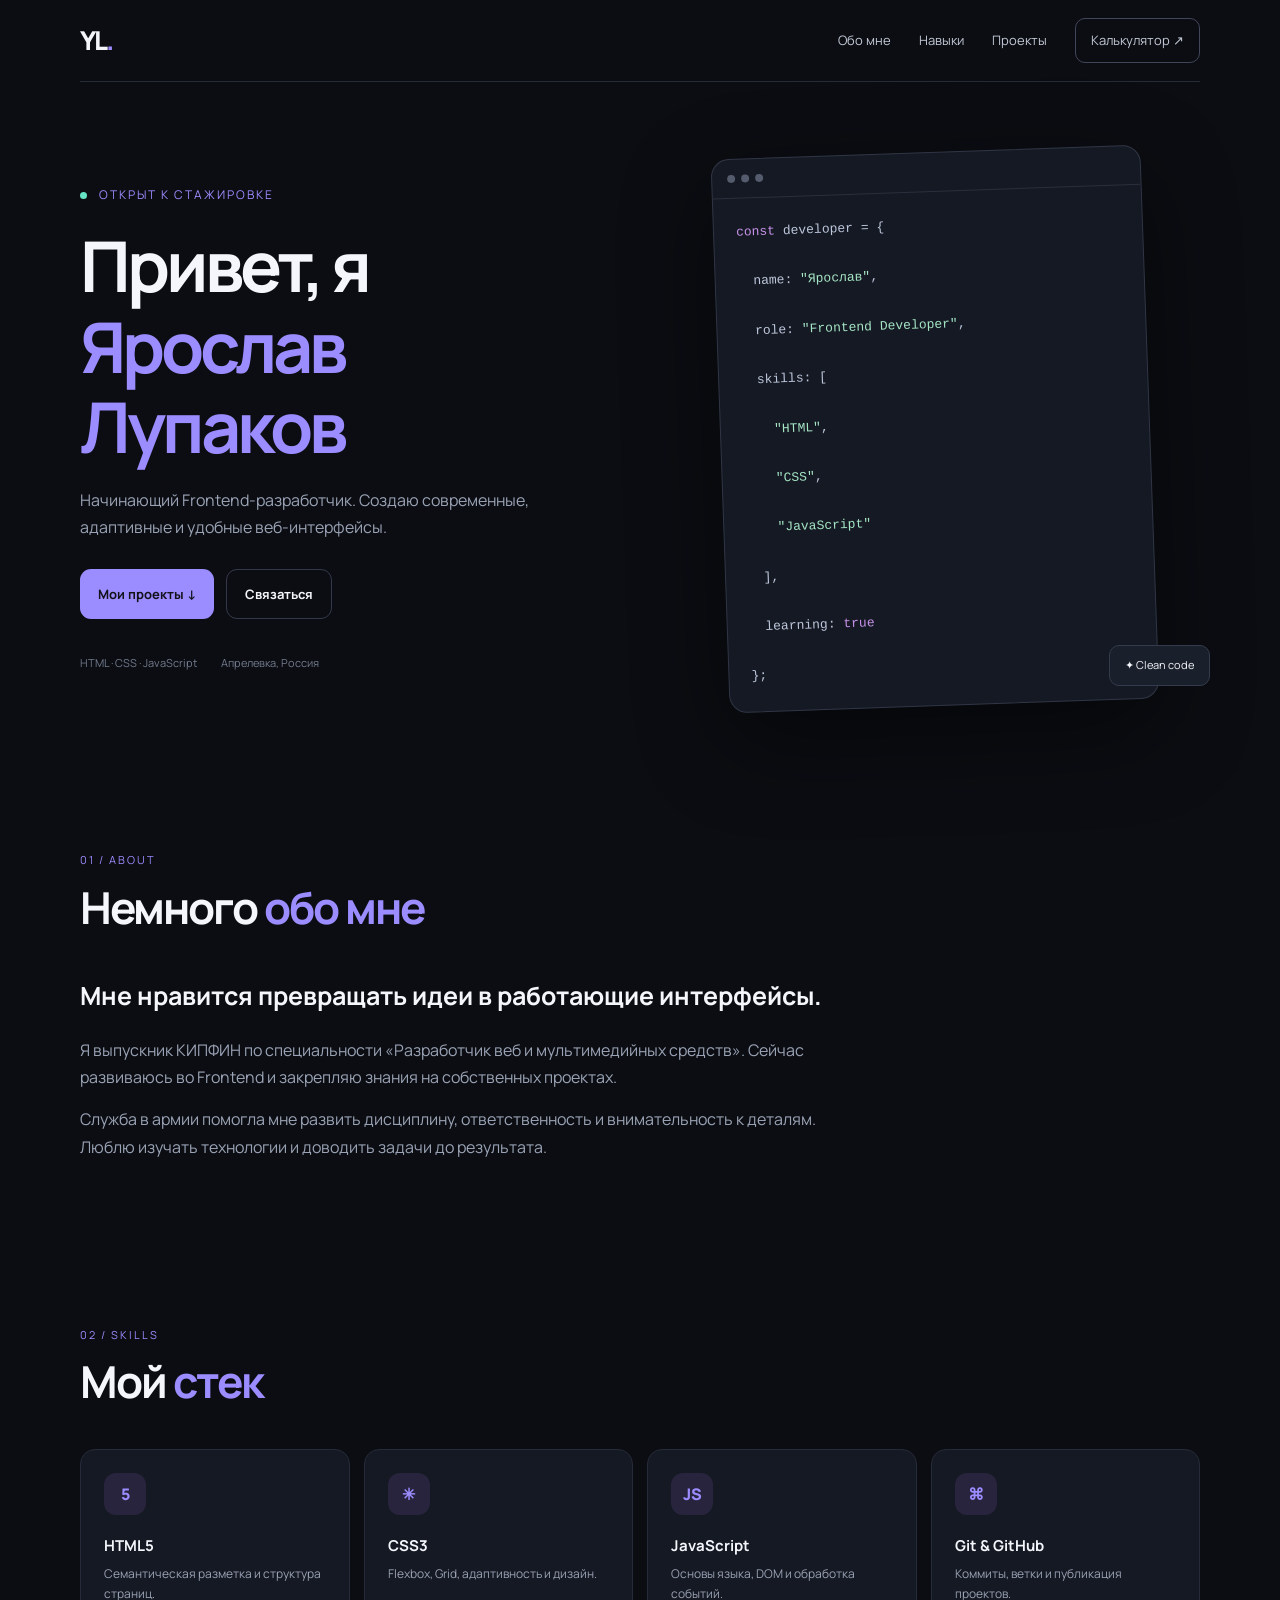
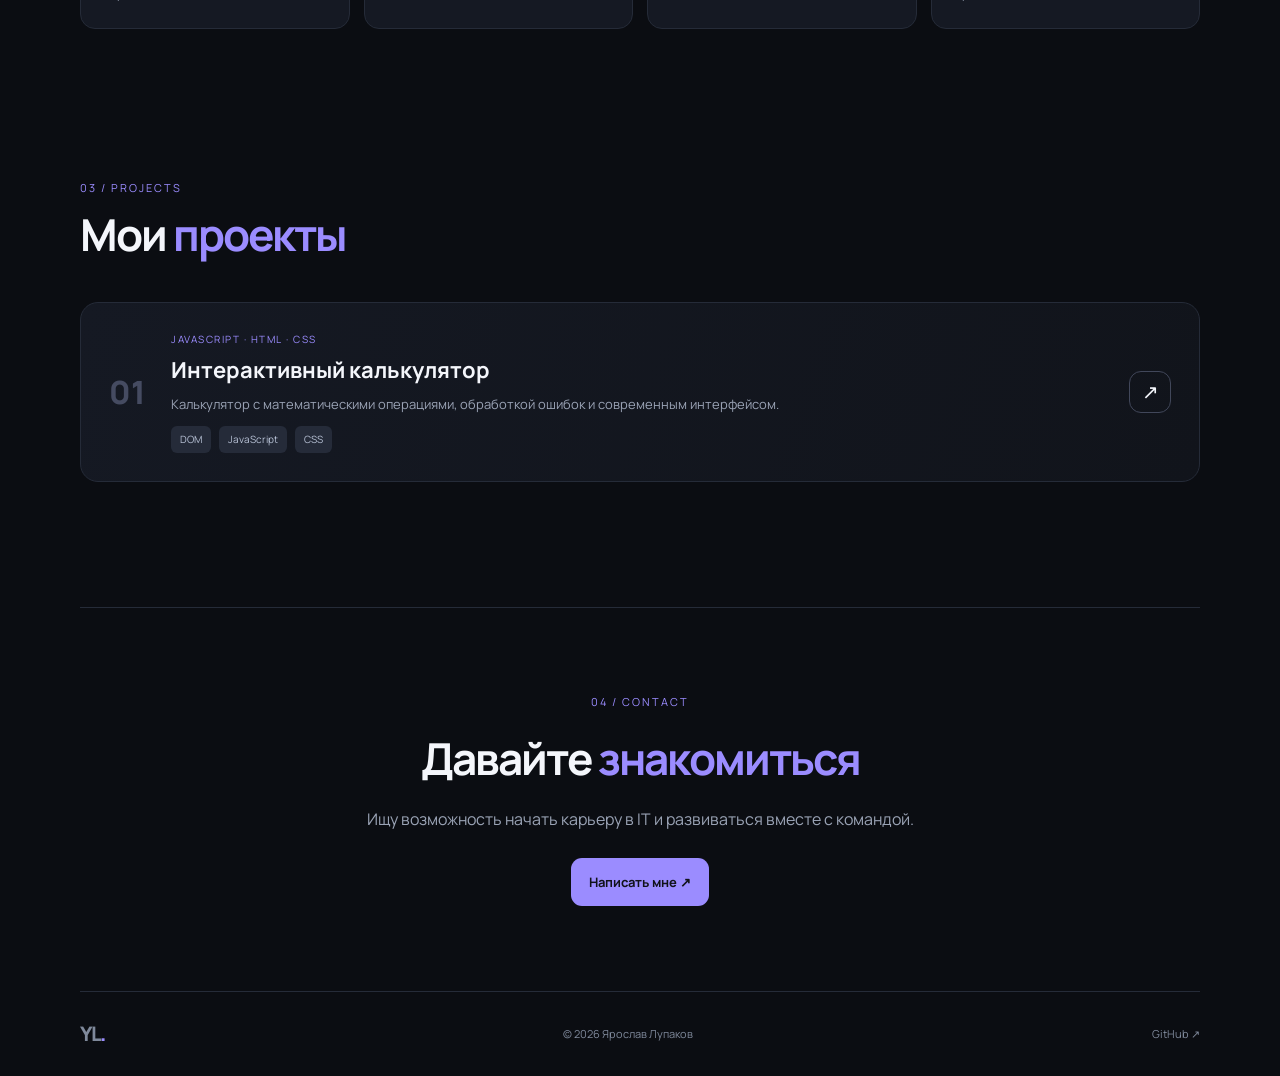
<file: index.html>
<!DOCTYPE html>
<html lang="ru">
<head>
    <meta charset="UTF-8">
    <meta name="viewport" content="width=device-width, initial-scale=1.0">

    <title>Ярослав Лупаков | Frontend Developer</title>

    <link rel="stylesheet" href="style.css">
</head>

<body>

    <!-- Навигация -->
    <header class="header">
        <a href="index.html" class="logo">YL<span>.</span></a>

        <nav class="navigation">
            <a href="#about">Обо мне</a>
            <a href="#skills">Навыки</a>
            <a href="#projects">Проекты</a>
            <a href="calculatorindex.html" class="nav-button">
                Калькулятор ↗
            </a>
        </nav>
    </header>

    <!-- Главный экран -->
    <main>

        <section class="hero container">

            <div class="hero-content">

                <p class="status">
                    <span class="status-dot"></span>
                    Открыт к стажировке
                </p>

                <h1>
                    Привет, я<br>
                    <span>Ярослав Лупаков</span>
                </h1>

                <p class="hero-description">
                    Начинающий Frontend-разработчик.
                    Создаю современные, адаптивные
                    и удобные веб-интерфейсы.
                </p>

                <div class="hero-buttons">

                    <a href="#projects" class="button primary">
                        Мои проекты ↓
                    </a>

                    <a href="mailto:jair2018@mail.ru" class="button secondary">
                        Связаться
                    </a>

                </div>

                <div class="hero-info">
                    <span>HTML · CSS · JavaScript</span>
                    <span>Апрелевка, Россия</span>
                </div>

            </div>

            <!-- Декоративный блок -->
            <div class="hero-visual">

                <div class="code-card">

                    <div class="code-header">
                        <span></span>
                        <span></span>
                        <span></span>
                    </div>

                    <pre><code><span class="purple">const</span> developer = {

  name: <span class="green">"Ярослав"</span>,

  role: <span class="green">"Frontend Developer"</span>,

  skills: [

    <span class="green">"HTML"</span>,

    <span class="green">"CSS"</span>,

    <span class="green">"JavaScript"</span>

  ],

  learning: <span class="purple">true</span>

};</code></pre>

                </div>

                <div class="floating-card">
                    ✦ Clean code
                </div>

            </div>

        </section>

        <!-- Обо мне -->
        <section class="section container" id="about">

            <div class="section-title">
                <p>01 / ABOUT</p>
                <h2>Немного <span>обо мне</span></h2>
            </div>

            <div class="about-content">

                <h3>
                    Мне нравится превращать идеи
                    в работающие интерфейсы.
                </h3>

                <p>
                    Я выпускник КИПФИН по специальности
                    «Разработчик веб и мультимедийных средств».
                    Сейчас развиваюсь во Frontend и закрепляю
                    знания на собственных проектах.
                </p>

                <p>
                    Служба в армии помогла мне развить
                    дисциплину, ответственность и внимательность
                    к деталям. Люблю изучать технологии
                    и доводить задачи до результата.
                </p>

            </div>

        </section>

        <!-- Навыки -->
        <section class="section container" id="skills">

            <div class="section-title">
                <p>02 / SKILLS</p>
                <h2>Мой <span>стек</span></h2>
            </div>

            <div class="skills-grid">

                <div class="skill-card">
                    <div class="skill-icon">5</div>
                    <h3>HTML5</h3>
                    <p>Семантическая разметка и структура страниц.</p>
                </div>

                <div class="skill-card">
                    <div class="skill-icon">✳</div>
                    <h3>CSS3</h3>
                    <p>Flexbox, Grid, адаптивность и дизайн.</p>
                </div>

                <div class="skill-card">
                    <div class="skill-icon">JS</div>
                    <h3>JavaScript</h3>
                    <p>Основы языка, DOM и обработка событий.</p>
                </div>

                <div class="skill-card">
                    <div class="skill-icon">⌘</div>
                    <h3>Git & GitHub</h3>
                    <p>Коммиты, ветки и публикация проектов.</p>
                </div>

            </div>

        </section>

        <!-- Проекты -->
        <section class="section container" id="projects">

            <div class="section-title">
                <p>03 / PROJECTS</p>
                <h2>Мои <span>проекты</span></h2>
            </div>

            <div class="project-card">

                <div class="project-number">01</div>

                <div class="project-content">

                    <p class="project-label">
                        JAVASCRIPT · HTML · CSS
                    </p>

                    <h3>Интерактивный калькулятор</h3>

                    <p>
                        Калькулятор с математическими операциями,
                        обработкой ошибок и современным интерфейсом.
                    </p>

                    <div class="project-tags">
                        <span>DOM</span>
                        <span>JavaScript</span>
                        <span>CSS</span>
                    </div>

                </div>

                <a href="calculatorindex.html" class="project-link">
                    ↗
                </a>

            </div>

        </section>

        <!-- Контакты -->
        <section class="contact-section container">

            <p class="section-label">04 / CONTACT</p>

            <h2>Давайте <span>знакомиться</span></h2>

            <p>
                Ищу возможность начать карьеру в IT
                и развиваться вместе с командой.
            </p>

            <a href="mailto:jair2018@mail.ru" class="button primary">
                Написать мне ↗
            </a>

        </section>

    </main>

    <!-- Подвал -->
    <footer class="footer container">

        <a href="#" class="logo">YL<span>.</span></a>

        <p>© 2026 Ярослав Лупаков</p>

        <a href="https://github.com/jair2077">
            GitHub ↗
        </a>

    </footer>

</body>
</html>
</file>
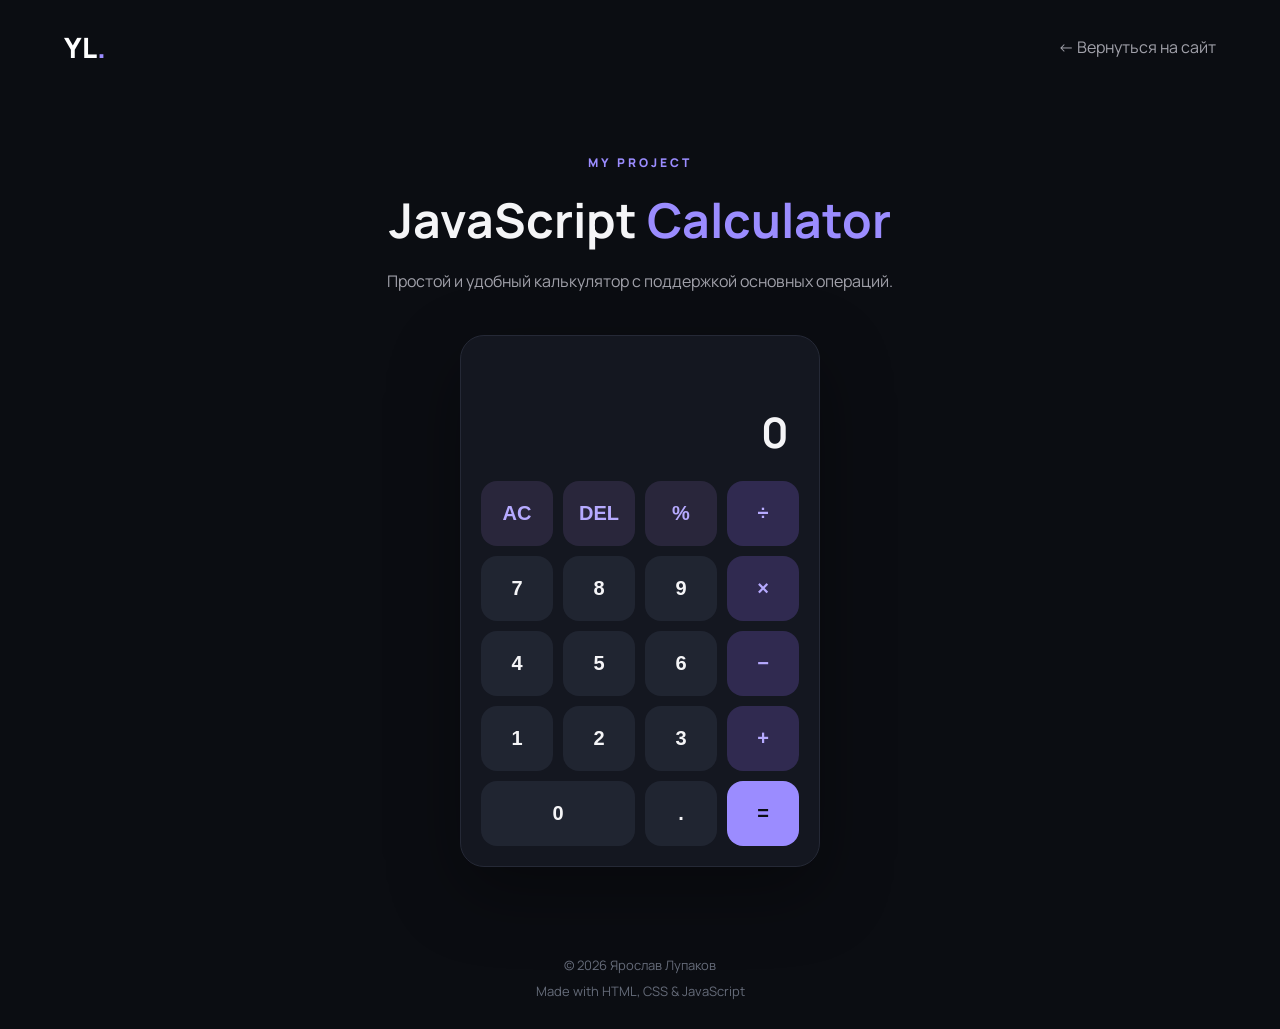
<file: calculatorindex.html>
<!DOCTYPE html>
<html lang="ru">
<head>
    <meta charset="UTF-8">
    <meta name="viewport" content="width=device-width, initial-scale=1.0">
    <title>Калькулятор | Ярослав Лупаков</title>
    <link rel="stylesheet" href="calculatorstyle.css">
</head>
<body>

    <header class="header">
        <a href="index.html" class="logo">
            YL<span>.</span>
        </a>

        <a href="index.html" class="back-link">
            ← Вернуться на сайт
        </a>
    </header>

    <main class="main">
        <div class="intro">
            <p class="label">MY PROJECT</p>
            <h1>JavaScript <span>Calculator</span></h1>
            <p>Простой и удобный калькулятор с поддержкой основных операций.</p>
        </div>

        <div class="calculator">

            <div class="display">
                <div class="expression" id="expression"></div>
                <div class="screen" id="screen">0</div>
            </div>

            <div class="buttons">
                <button class="btn function" data-action="clear">AC</button>
                <button class="btn function" data-action="delete">DEL</button>
                <button class="btn function" data-action="percent">%</button>
                <button class="btn operator" data-value="/">÷</button>

                <button class="btn" data-value="7">7</button>
                <button class="btn" data-value="8">8</button>
                <button class="btn" data-value="9">9</button>
                <button class="btn operator" data-value="*">×</button>

                <button class="btn" data-value="4">4</button>
                <button class="btn" data-value="5">5</button>
                <button class="btn" data-value="6">6</button>
                <button class="btn operator" data-value="-">−</button>

                <button class="btn" data-value="1">1</button>
                <button class="btn" data-value="2">2</button>
                <button class="btn" data-value="3">3</button>
                <button class="btn operator" data-value="+">+</button>

                <button class="btn zero" data-value="0">0</button>
                <button class="btn" data-action="dot">.</button>
                <button class="btn equals" data-action="equals">=</button>
            </div>

        </div>
    </main>

    <footer class="footer">
        <p>© 2026 Ярослав Лупаков</p>
        <p>Made with HTML, CSS & JavaScript</p>
    </footer>

    <script src="calculatorscript.js"></script>
</body>
</html>
</file>
<file: style.css>
@import url('https://fonts.googleapis.com/css2?family=Manrope:wght@400;500;600;700;800&display=swap');

:root {
    --background: #0b0d12;
    --card: #151923;
    --border: #252b38;
    --text: #f4f6fb;
    --muted: #9aa3b5;
    --accent: #9b8cff;
    --green: #66e3c4;
}

* {
    box-sizing: border-box;
    margin: 0;
    padding: 0;
}

html {
    scroll-behavior: smooth;
}

body {
    background: var(--background);
    color: var(--text);
    font-family: Manrope, Arial, sans-serif;
    line-height: 1.7;
}

a {
    text-decoration: none;
    color: inherit;
}

.container {
    width: min(1120px, calc(100% - 48px));
    margin: auto;
}

/* NAVIGATION */

.header {
    width: min(1120px, calc(100% - 48px));
    height: 82px;
    margin: auto;

    display: flex;
    justify-content: space-between;
    align-items: center;

    border-bottom: 1px solid var(--border);
}

.logo {
    font-size: 26px;
    font-weight: 800;
    letter-spacing: -2px;
}

.logo span {
    color: var(--accent);
}

.navigation {
    display: flex;
    align-items: center;
    gap: 28px;
    font-size: 13px;
    color: #c2c8d5;
}

.navigation a:hover {
    color: white;
}

.nav-button {
    padding: 10px 15px;
    border: 1px solid #41465b;
    border-radius: 10px;
}

/* HERO */

.hero {
    min-height: 590px;

    display: grid;
    grid-template-columns: 1fr 1fr;
    align-items: center;
    gap: 60px;

    padding: 70px 0;
}

.status {
    color: var(--accent);
    font-size: 12px;
    text-transform: uppercase;
    letter-spacing: 2px;
}

.status-dot {
    display: inline-block;
    width: 7px;
    height: 7px;

    background: var(--green);
    border-radius: 50%;

    margin-right: 8px;
}

h1 {
    font-size: clamp(42px, 6vw, 70px);
    line-height: 1.15;
    letter-spacing: -4px;
    margin: 20px 0;
}

h1 span,
h2 span {
    color: var(--accent);
}

.hero-description {
    max-width: 480px;
    color: var(--muted);
}

.hero-buttons {
    display: flex;
    gap: 12px;
    margin-top: 28px;
}

.button {
    display: inline-flex;
    align-items: center;
    padding: 13px 18px;

    border-radius: 11px;

    font-size: 13px;
    font-weight: 700;

    transition: 0.2s;
}

.button:hover {
    transform: translateY(-3px);
}

.primary {
    background: var(--accent);
    color: #11121a;
}

.secondary {
    border: 1px solid #34394a;
}

.hero-info {
    display: flex;
    gap: 24px;
    margin-top: 35px;

    font-size: 11px;
    color: #727b8d;
}

/* CODE CARD */

.hero-visual {
    display: grid;
    place-items: center;
    position: relative;
    min-height: 350px;
}

.code-card {
    width: 100%;
    max-width: 430px;

    background: var(--card);
    border: 1px solid #303646;
    border-radius: 18px;

    box-shadow: 0 30px 90px #0007;

    transform: rotate(-2deg);
    overflow: hidden;
}

.code-header {
    display: flex;
    gap: 6px;
    padding: 15px;
    border-bottom: 1px solid #292f3c;
}

.code-header span {
    width: 8px;
    height: 8px;
    border-radius: 50%;
    background: #535b6c;
}

pre {
    padding: 22px;
    font-size: 13px;
    line-height: 1.9;
    color: #bdc7dc;
    overflow-x: auto;
}

.purple {
    color: #c792ea;
}

.green {
    color: #a5e6c5;
}

.floating-card {
    position: absolute;
    bottom: 20px;
    right: -10px;

    padding: 10px 15px;

    background: #1a202b;
    border: 1px solid #343b4d;
    border-radius: 10px;

    font-size: 11px;
}

/* SECTIONS */

.section {
    padding: 75px 0;
}

.section-title {
    margin-bottom: 30px;
}

.section-title p,
.section-label {
    color: var(--accent);
    font-size: 11px;
    letter-spacing: 2px;
}

.section-title h2,
.contact-section h2 {
    font-size: clamp(30px, 4vw, 44px);
    letter-spacing: -2px;
}

/* ABOUT */

.about-content {
    max-width: 750px;
}

.about-content h3 {
    font-size: 25px;
    margin-bottom: 20px;
}

.about-content p {
    color: var(--muted);
    margin-bottom: 15px;
}

/* SKILLS */

.skills-grid {
    display: grid;
    grid-template-columns: repeat(4, 1fr);
    gap: 14px;
}

.skill-card {
    padding: 23px;

    background: var(--card);
    border: 1px solid var(--border);
    border-radius: 15px;

    transition: 0.2s;
}

.skill-card:hover {
    transform: translateY(-5px);
    border-color: var(--accent);
}

.skill-icon {
    width: 42px;
    height: 42px;

    display: grid;
    place-items: center;

    border-radius: 12px;

    background: #28243e;
    color: var(--accent);

    font-weight: 800;
}

.skill-card h3 {
    font-size: 15px;
    margin: 18px 0 5px;
}

.skill-card p {
    font-size: 12px;
    color: var(--muted);
}

/* PROJECT */

.project-card {
    display: flex;
    align-items: center;
    gap: 25px;

    padding: 28px;

    background: linear-gradient(110deg, #151923, #11141b);
    border: 1px solid var(--border);
    border-radius: 18px;
}

.project-number {
    font-size: 32px;
    font-weight: 800;
    color: #454b61;
}

.project-content {
    flex: 1;
}

.project-label {
    color: var(--accent);
    font-size: 10px;
    letter-spacing: 1.5px;
}

.project-content h3 {
    font-size: 22px;
    margin: 4px 0;
}

.project-content > p:not(.project-label) {
    color: var(--muted);
    font-size: 13px;
}

.project-tags {
    display: flex;
    gap: 8px;
    margin-top: 10px;
}

.project-tags span {
    padding: 5px 9px;
    background: #252b39;
    border-radius: 6px;
    font-size: 10px;
    color: #b8c2d6;
}

.project-link {
    width: 42px;
    height: 42px;

    display: grid;
    place-items: center;

    border: 1px solid #41475a;
    border-radius: 12px;

    font-size: 20px;
}

/* CONTACT */

.contact-section {
    padding: 85px 0;
    text-align: center;
    border-top: 1px solid var(--border);
    margin-top: 50px;
}

.contact-section h2 {
    margin: 10px 0;
}

.contact-section p:not(.section-label) {
    color: var(--muted);
    margin-bottom: 25px;
}

/* FOOTER */

.footer {
    min-height: 85px;

    display: flex;
    justify-content: space-between;
    align-items: center;

    border-top: 1px solid var(--border);

    color: #7f899b;
    font-size: 11px;
}

.footer .logo {
    font-size: 20px;
}

/* ADAPTIVE */

@media (max-width: 800px) {

    .hero {
        grid-template-columns: 1fr;
        gap: 25px;
    }

    .skills-grid {
        grid-template-columns: repeat(2, 1fr);
    }
}

@media (max-width: 520px) {

    .container,
    .header {
        width: calc(100% - 32px);
    }

    .navigation {
        gap: 10px;
        font-size: 11px;
    }

    .navigation a:not(.nav-button) {
        display: none;
    }

    .hero-info {
        flex-direction: column;
        gap: 4px;
    }

    .about-content h3 {
        font-size: 21px;
    }

    .project-card {
        padding: 18px;
        gap: 12px;
    }

    .project-content h3 {
        font-size: 17px;
    }

    .footer {
        flex-wrap: wrap;
        padding: 20px 0;
        gap: 12px;
    }
}
</file>
<file: calculatorstyle.css>
@import url('https://fonts.googleapis.com/css2?family=Manrope:wght@400;500;600;700;800&display=swap');

* {
    margin: 0;
    padding: 0;
    box-sizing: border-box;
}

body {
    font-family: 'Manrope', sans-serif;
    background: #0b0d12;
    color: #f5f5f7;
    min-height: 100vh;
    display: flex;
    flex-direction: column;
}

.header {
    width: 100%;
    max-width: 1200px;
    margin: 0 auto;
    padding: 28px 24px;
    display: flex;
    justify-content: space-between;
    align-items: center;
}

.logo {
    font-size: 28px;
    font-weight: 800;
    color: white;
    text-decoration: none;
}

.logo span {
    color: #9b8cff;
}

.back-link {
    color: #a1a1aa;
    text-decoration: none;
    transition: color 0.3s;
}

.back-link:hover {
    color: #9b8cff;
}

.main {
    flex: 1;
    padding: 60px 20px;
    display: flex;
    flex-direction: column;
    align-items: center;
}

.intro {
    text-align: center;
    max-width: 600px;
    margin-bottom: 40px;
}

.label {
    color: #9b8cff;
    font-size: 12px;
    font-weight: 800;
    letter-spacing: 3px;
    margin-bottom: 16px;
}

.intro h1 {
    font-size: clamp(32px, 5vw, 48px);
    margin-bottom: 16px;
}

.intro h1 span {
    color: #9b8cff;
}

.intro p:last-child {
    color: #a1a1aa;
    line-height: 1.7;
}

.calculator {
    width: 100%;
    max-width: 360px;
    padding: 20px;
    background: #141720;
    border: 1px solid #252936;
    border-radius: 24px;
    box-shadow: 0 25px 70px rgba(0, 0, 0, 0.35);
}

.display {
    min-height: 125px;
    padding: 20px 10px;
    display: flex;
    flex-direction: column;
    justify-content: flex-end;
    align-items: flex-end;
    overflow: hidden;
}

.expression {
    color: #777d8d;
    font-size: 16px;
    min-height: 24px;
    word-break: break-all;
}

.screen {
    font-size: 42px;
    font-weight: 700;
    max-width: 100%;
    overflow-wrap: anywhere;
}

.buttons {
    display: grid;
    grid-template-columns: repeat(4, 1fr);
    gap: 10px;
}

.btn {
    height: 65px;
    border: none;
    border-radius: 16px;
    background: #202531;
    color: #f5f5f7;
    font-size: 20px;
    font-weight: 600;
    cursor: pointer;
    transition: background 0.2s, transform 0.2s;
}

.btn:hover {
    background: #2b3140;
}

.btn:active {
    transform: scale(0.95);
}

.function {
    background: #29263b;
    color: #b6aaff;
}

.function:hover {
    background: #37314f;
}

.operator {
    background: #302a50;
    color: #b6aaff;
}

.operator:hover {
    background: #41366b;
}

.equals {
    background: #9b8cff;
    color: #0b0d12;
}

.equals:hover {
    background: #b0a4ff;
}

.zero {
    grid-column: span 2;
}

.footer {
    padding: 25px 20px;
    text-align: center;
    color: #656b79;
    font-size: 13px;
    line-height: 2;
}

@media (max-width: 420px) {
    .main {
        padding: 35px 15px;
    }

    .calculator {
        padding: 15px;
    }

    .btn {
        height: 58px;
        border-radius: 13px;
    }

    .screen {
        font-size: 34px;
    }

    .header {
        padding: 20px;
    }
}
</file>
